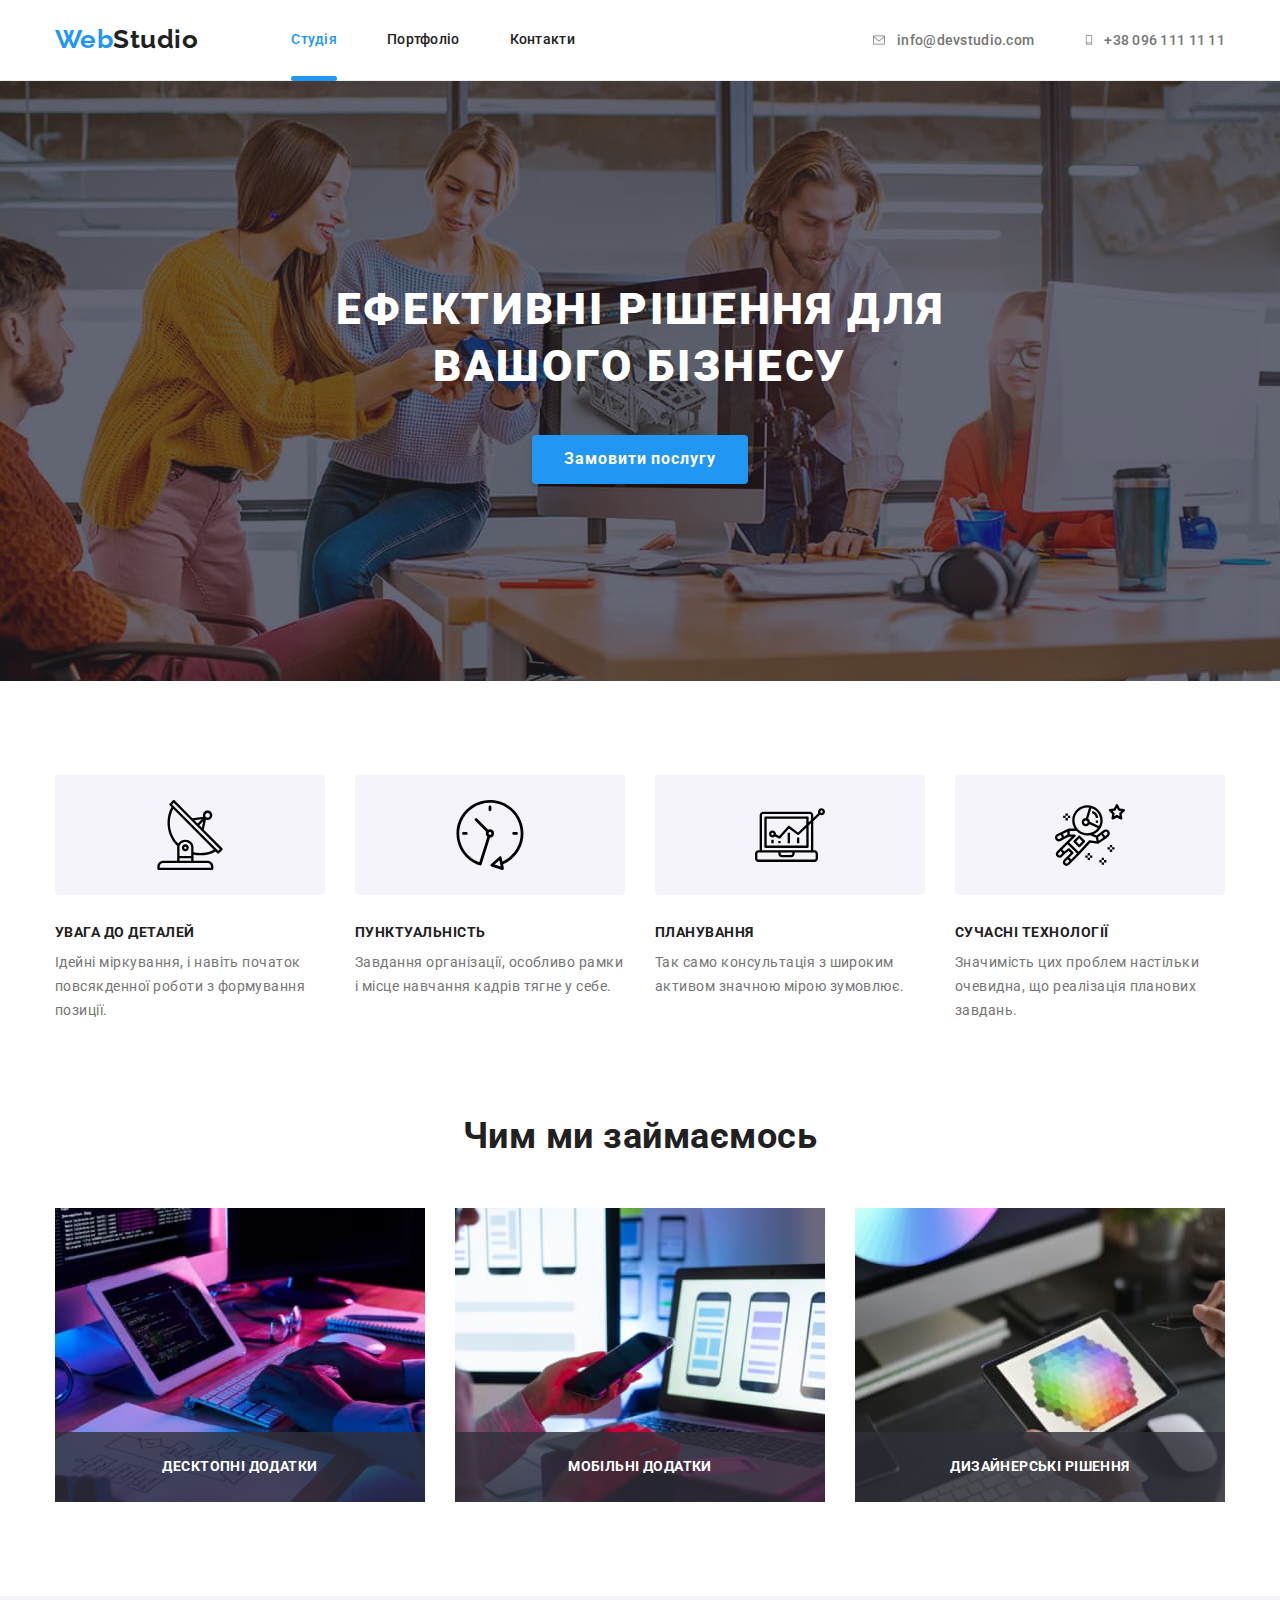
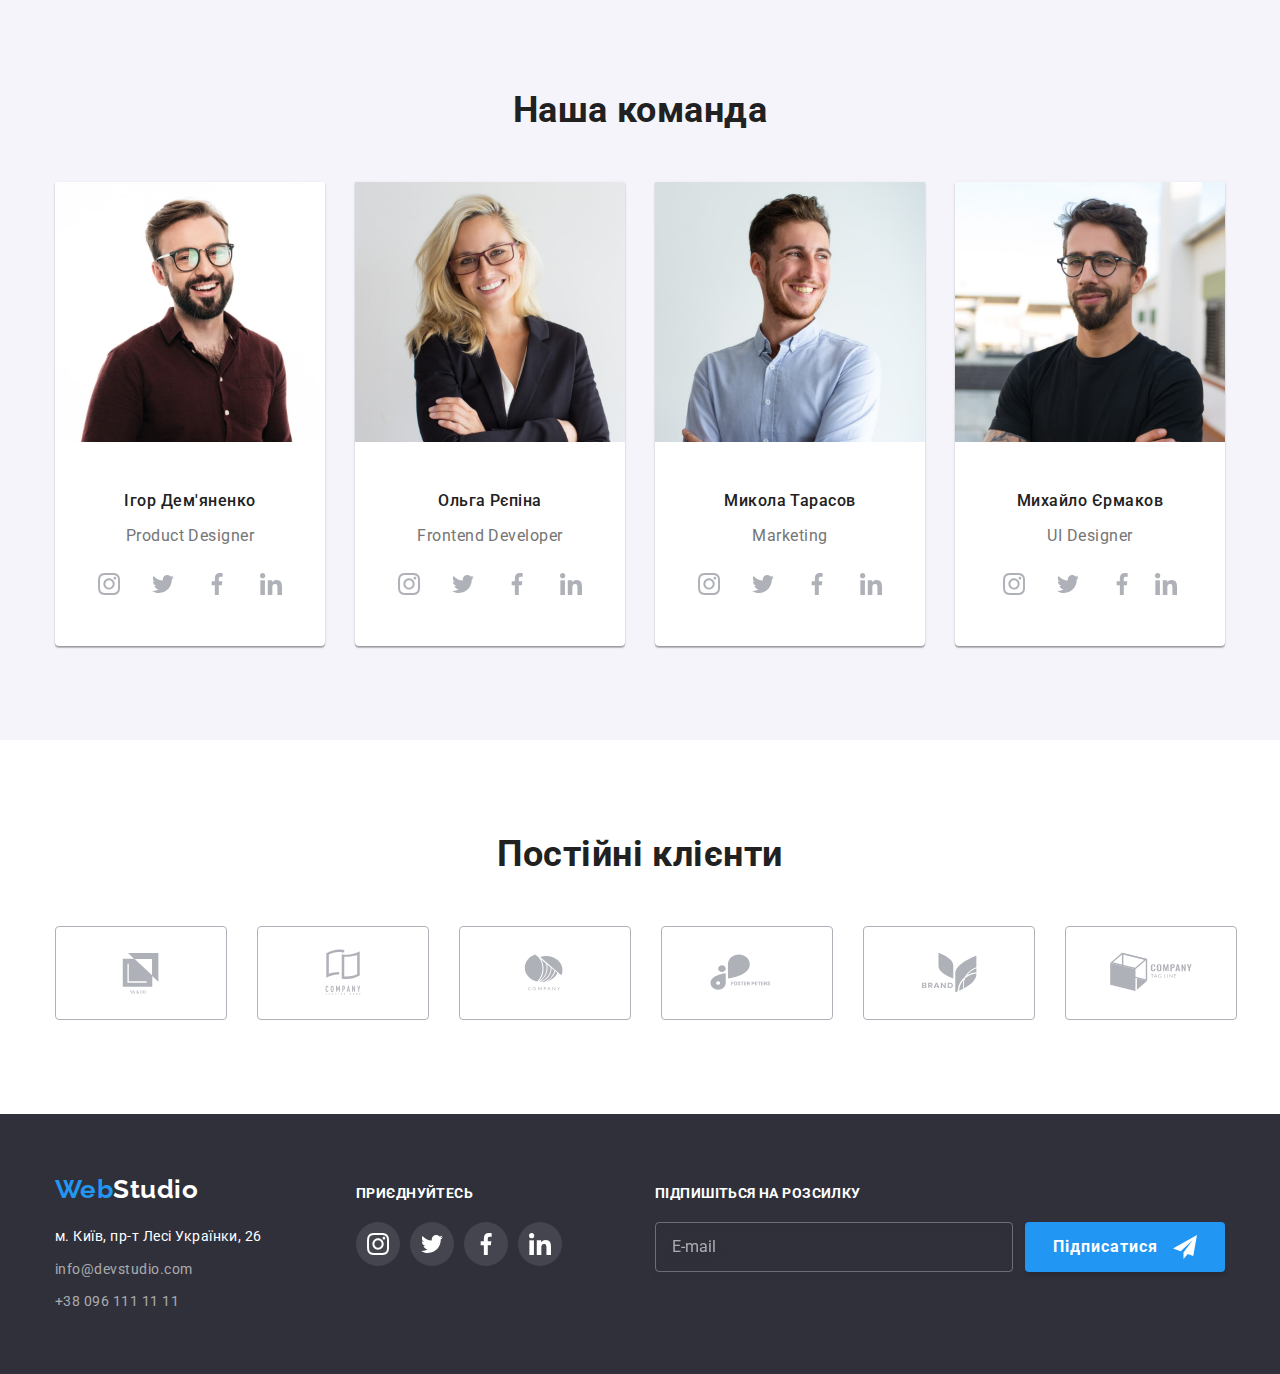
<file: index.html>
<!DOCTYPE html>
<html lang="uk">

<head>
    <meta charset="UTF-8">
    <meta http-equiv="X-UA-Compatible" content="IE=edge">
    <meta name="viewport" content="width=device-width, initial-scale=1.0">
    <title>Document</title>
    <link rel="stylesheet" href="https://fonts.googleapis.com/css2?family=Raleway:wght@700&family=Roboto:wght@400;500;700;900&display=swap">
    <link rel="stylesheet" href="https://cdnjs.cloudflare.com/ajax/libs/modern-normalize/1.1.0/modern-normalize.min.css">
    <link rel="stylesheet" href="./css/main.min.css">  
</head>

<body>
    <!-- Шапка -->
    <header class="header">
        <div class="container">
            <nav class="header__nav">
                <a href="./index.html" class="logo"><span class="logo logo--blue">Web</span>Studio</a>
                <ul class="social-links">
                    <li class="social-links__item"><a href="./index.html" class="social-links__link social-links__link--current">Студія</a></li>
                    <li class="social-links__item"><a href="./portfolio.html" class="social-links__link">Портфоліо</a></li>
                    <li class="social-links__item"><a href="" class="social-links__link">Контакти</a></li>
                </ul>
                <ul class="contacts">
                    <li class="contacts__item">
                        <a href="mailto:info@devstudio.com" class="contacts__link">
                            <svg width="16" height="12" class="contacts__icon">
                                <use href="./images/symbol-defs.svg#envelope"></use>
                            </svg>
                            <span>info@devstudio.com</span>
                        </a>
                    </li>
                    <li class="contacts__item">
                        <a href="tel:+380961111111" class="contacts__link">
                            <svg width="10" height="16" class="contacts__icon">
                                <use href="./images/symbol-defs.svg#smartphone"></use>
                            </svg>
                            <span>+38 096 111 11 11</span>
                        </a>
                    </li>
                </ul>
            </nav>
        </div>
    </header>
    <main>
        <!-- Головний заголовок-->
        <section class="hero__section">
            <div class="hero__overlay">
                <h1 class="hero__title">Ефективні рішення для вашого бізнесу</h1>
                <button type="button" class="hero__button" data-modal-open>Замовити послугу</button>
            </div>
        </section>
        <!-- Наші переваги-->
        <section class="section">
            <div class="container">
                <h2 class="hidden-title">Наші переваги</h2>
                <ul class="advantages">
                    <li class="advantages__item">
                        <div class="advantages__box">
                            <svg width="70" height="70">
                                <use href="./images/symbol-defs.svg#icon-details"></use>
                            </svg>
                        </div>
                        <h3 class="advantages__title">Увага до деталей</h3>
                        <p class="advantages__text">Ідейні міркування, і навіть початок повсякденної роботи з формування позиції.</p>
                    </li>
                    <li class="advantages__item">
                        <div class="advantages__box">
                            <svg width="70" height="70">
                                <use href="./images/symbol-defs.svg#icon-punct"></use>
                            </svg>
                        </div>
                        <h3 class="advantages__title">Пунктуальність</h3>
                        <p class="advantages__text">Завдання організації, особливо рамки і місце навчання кадрів тягне у себе.</p>
                    </li>
                    <li class="advantages__item">
                        <div class="advantages__box">
                            <svg width="70" height="70">
                                <use href="./images/symbol-defs.svg#icon-plan"></use>
                            </svg>
                        </div>
                        <h3 class="advantages__title">Планування</h3>
                        <p class="advantages__text">Так само консультація з широким активом значною мірою зумовлює.</p>
                    </li>
                    <li class="advantages__item">
                        <div class="advantages__box">
                            <svg width="70" height="70">
                                <use href="./images/symbol-defs.svg#icon-tech"></use>
                            </svg>
                        </div>
                        <h3 class="advantages__title">Сучасні технології</h3>
                        <p class="advantages__text">Значимість цих проблем настільки очевидна, що реалізація планових завдань.</p>
                    </li>
                </ul>
            </div>
        </section>
        <section class="activity__section">
            <div class="container">
                <h2 class="section__title">Чим ми займаємось</h2>
                <ul class="activity__list">
                    <li class="activity__item">
                        <img src="images/img1.jpg" alt="Програми для ПК" width="370" height="294">
                        <div class="activity__box">
                            <p class="activity__text">
                                Десктопні додатки
                            </p>
                        </div>  
                    </li>
                    <li class="activity__item">
                        <img src="images/img2.jpg" alt="Додатки для смартфонів" width="370" height="294">
                        <div class="activity__box">
                        <p class="activity__text">
                            Мобільні додатки
                        </p>
                        </div>
                    </li>
                    <li class="activity__item">
                        <img src="images/img3.jpg" alt="Дизайнерські рішення" width="370" height="294">
                        <div class="activity__box">
                            <p class="activity__text">
                                Дизайнерські рішення
                            </p>
                        </div>
                    </li>
                </ul>
            </div>
        </section>
        <!-- Наша команда-->
        <section class="team__section">
            <div class="container">
                <h2 class="section__title">Наша команда</h2>
                <ul class="team">
                    <li class="team__item">
                        <img src="images/img4.jpg" alt="Ігор Дем'яненко" width="270" height="260">
                        <div class="team__box">
                            <h3 class="team__title">Ігор Дем'яненко</h3>
                            <p class="team__position" lang="en">Product Designer</p>
                            <ul class="team__icon-list">
                                <li class="team__icon-item">
                                    <a class="team__link" href="">
                                        <svg width="22" height="22">
                                            <use href="./images/symbol-defs.svg#icon-instagram-1"></use>
                                        </svg>
                                    </a></li>
                                <li class="team__icon-item">
                                    <a class="team__link" href="">
                                        <svg width="22" height="22">
                                            <use href="./images/symbol-defs.svg#icon-twitter-1"></use>
                                        </svg>
                                    </a></li>
                                <li class="team__icon-item">
                                    <a class="team__link" href="">
                                        <svg width="22" height="22">
                                            <use href="./images/symbol-defs.svg#icon-facebook-1"></use>
                                        </svg>
                                    </a>
                                </li>
                                <li class="team__icon-item">
                                    <a class="team__link" href="">
                                        <svg width="22" height="22">
                                            <use href="./images/symbol-defs.svg#icon-linkedin-1"></use>
                                        </svg>
                                    </a>
                                </li>
                            </ul>
                        </div>
                    
                    </li>
                    <li class="team__item">
                        <img src="images/img5.jpg" alt="Ольга Рєпіна" width="270" height="260">
                        <div class="team__box">
                            <h3 class="team__title">Ольга Рєпіна</h3>
                            <p class="team__position" lang="en">Frontend Developer</p>
                            <ul class="team__icon-list">
                                <li class="team__icon-item">
                                    <a class="team__link" href="">
                                        <svg width="22" height="22">
                                            <use href="./images/symbol-defs.svg#icon-instagram-1"></use>
                                        </svg>
                                    </a>
                                </li>
                                <li class="team__icon-item">
                                    <a class="team__link" href="">
                                        <svg width="22" height="22">
                                            <use href="./images/symbol-defs.svg#icon-twitter-1"></use>
                                        </svg>
                                    </a>
                                </li>
                                <li class="team__icon-item">
                                    <a class="team__link" href="">
                                        <svg width="22" height="22">
                                            <use href="./images/symbol-defs.svg#icon-facebook-1"></use>
                                        </svg>
                                    </a>
                                </li>
                                <li class="team__icon-item">
                                    <a class="team__link" href="">
                                        <svg width="22" height="22">
                                            <use href="./images/symbol-defs.svg#icon-linkedin-1"></use>
                                        </svg>
                                    </a>
                                </li>
                            </ul>
                        </div>
                    </li>
                    <li class="team__item">
                        <img src="images/img6.jpg" alt="Микола Тарасов" width="270" height="260">
                        <div class="team__box">
                            <h3 class="team__title">Микола Тарасов</h3>
                            <p class="team__position" lang="en">Marketing</p>
                            <ul class="team__icon-list">
                                <li class="team__icon-item">
                                    <a class="team__link" href="">
                                        <svg width="22" height="22">
                                            <use href="./images/symbol-defs.svg#icon-instagram-1"></use>
                                        </svg>
                                    </a>
                                </li>
                                <li class="team__icon-item">
                                    <a class="team__link" href="">
                                        <svg width="22" height="22">
                                            <use href="./images/symbol-defs.svg#icon-twitter-1"></use>
                                        </svg>
                                    </a>
                                </li>
                                <li class="team__icon-item">
                                    <a class="team__link" href="">
                                        <svg width="22" height="22">
                                            <use href="./images/symbol-defs.svg#icon-facebook-1"></use>
                                        </svg>
                                    </a>
                                </li>
                                <li class="team__icon-item">
                                    <a class="team__link" href="">
                                        <svg width="22" height="22">
                                            <use href="./images/symbol-defs.svg#icon-linkedin-1"></use>
                                        </svg>
                                    </a>
                                </li>
                            </ul>
                        </div>
                    </li>
                    <li class="team__item">
                        <img src="images/img7.jpg" alt="Михайло Єрмаков" width="270" height="260">
                        <div class="team__box">
                            <h3 class="team__title">Михайло Єрмаков</h3>
                            <p class="team__position" lang="en">UI Designer</p>
                            <ul class="team__icon-list">
                                <li class="team__icon-item">
                                    <a class="team__link" href="">
                                        <svg width="22" height="22">
                                            <use href="./images/symbol-defs.svg#icon-instagram-1"></use>
                                        </svg>
                                    </a>
                                </li>
                                <li class="team__icon-item">
                                    <a class="team__link" href="">
                                        <svg width="22" height="22">
                                            <use href="./images/symbol-defs.svg#icon-twitter-1"></use>
                                        </svg>
                                    </a>
                                </li>
                                <li class="team__icon--item">
                                    <a class="team__link" href="">
                                        <svg width="22" height="22">
                                            <use href="./images/symbol-defs.svg#icon-facebook-1"></use>
                                        </svg>
                                    </a>
                                </li>
                                <li class="team__icon--item">
                                    <a class="team__link" href="">
                                        <svg width="22" height="22">
                                            <use href="./images/symbol-defs.svg#icon-linkedin-1"></use>
                                        </svg>
                                    </a>
                                </li>
                            </ul>
                        </div>
                    </li>
                </ul>
            </div>
        </section>
        <!--Наші партнери-->
        <section class="section">
            <div class="container">
                <h2 class="section__title">Постійні клієнти</h2>
                <ul class="partners">
                    <li class="partners__item"> 
                        <a href="" class="partners__link">
                        <svg class="partners__icon" width="106">
                            <use href="./images/symbol-defs.svg#icon-company-1"></use>
                        </svg>
                    </a> 
                    </li>
                    <li class="partners__item">
                        <a href="" class="partners__link">
                            <svg class="partners__icon" width="106">
                                <use href="./images/symbol-defs.svg#icon-company-2"></use>
                            </svg>
                        </a>
                    </li>
                    <li class="partners__item">
                        <a href="" class="partners__link">
                            <svg class="partners__icon">
                                <use href="./images/symbol-defs.svg#icon-company-3"></use>
                            </svg>
                        </a>
                    </li>
                    <li class="partners__item">
                        <a href="" class="partners__link">
                            <svg class="partners__icon">
                                <use href="./images/symbol-defs.svg#icon-company-4-hover"></use>
                            </svg>
                        </a>
                    </li>
                    <li class="partners__item">
                        <a href="" class="partners__link">
                            <svg class="partners__icon">
                                <use href="./images/symbol-defs.svg#icon-company-5"></use>
                            </svg></a>
                    </li>
                    <li class="partners__item">
                        <a href="" class="partners__link">
                            <svg class="partners__icon">
                                <use href="./images/symbol-defs.svg#icon-company-6"></use>
                            </svg></a>
                    </li>
                </ul>
            </div>
        </section>
    </main>
    <!-- Footer-->
    <footer class="footer">
        <div class="footer__container">
            <div class="info__box">
                <a href="./index.html" class="logo logo--light"><span class="logo logo--blue">Web</span>Studio</a>
                <address>
                    <ul class="info">
                        <li class="info__item">
                            м. Київ, пр-т Лесі Українки, 26</li>
                        <li class="info__item">
                            <a href="mailto:info@devstudio.com" class="info__link">info@devstudio.com</a></li>
                        <li class="info__item">
                            <a href="tel:+380961111111" class="info__link">+38 096 111 11 11</a></li>
                    </ul>
                </address>
            </div>
            <div class="socials__box">
                <h3 class="socials__title">Приєднуйтесь</h3>
                <ul class="socials">
                    <li>
                        <a href="" class="socials__link">
                            <svg class="socials__icon">
                                <use href="./images/symbol-defs.svg#icon-instagram-2"></use>
                            </svg>

                        </a>
                    </li>
                    <li>
                        <a href="" class="socials__link">
                            <svg class="socials__icon">
                                <use href="./images/symbol-defs.svg#icon-twitter-2"></use>
                            </svg>
                        </a></li>
                    <li>
                        <a href="" class="socials__link">
                            <svg class="socials__icon">
                                <use href="./images/symbol-defs.svg#icon-facebook-2"></use>
                            </svg>
                        </a></li>
                    <li>
                        <a href="" class="socials__link">
                            <svg class="socials__icon">
                                <use href="./images/symbol-defs.svg#icon-linkedin-2"></use>
                            </svg>
                        </a></li>
                </ul>
            </div>
            <div class="subscription__box">
                <form class="subscription__form">
                    <div class="subscription__form-field">
                        <label for="email" class="subscription__label">
                            Підпишіться на розсилку
                        </label>
                        <input type="email" name="email" id="email" placeholder="E-mail" class="subscription__input">
                    </div>
                    <button type="submit" class="subscription__btn">Підписатися
                        <svg class="subscription__icon">
                            <use href="./images/symbol-defs.svg#icon-send"></use>
                        </svg>
                    </button>
                </form>
            </div>
        </div>
    </footer>
    <div class="modal__backdrop is-hidden" data-modal>
        <div class="modal">
            <button class="modal__btn-close" data-modal-close> 
                <svg class="close-icon" width="18" height="18">
                    <use href="./images/symbol-defs.svg#icon-close"></use>
                </svg>
            </button>
            <form class="form">
                <div role="group" class="form__group" aria-labelledby="contact-details-head">
                    <p id="contact-details-head" class="form__title">Залиште свої дані, ми вам передзвонимо</p> 
                    <ul class="form__list group-list">
                        <li class="form__item">
                            <label for="name" class="form__label">Ім'я
                            </label>
                            <input type="text" name="name" id="name" class="form__input" required>
                            <svg class="form__icon">
                                <use href="./images/symbol-defs.svg#icon-person"></use>
                            </svg>
                        </li>
                        <li class="form__item">
                            <label for="tel" class="form__label">Телефон
                            </label>
                            <input type="tel" name="tel" id="tel" class="form__input" required>
                            <svg class="form__icon">
                                <use href="./images/symbol-defs.svg#icon-phone"></use>
                            </svg>
                        </li>
                        <li class="form__item">
                            <label for="email" class="form__label">Пошта
                            </label>
                            <input type="email" name="email" id="email" class="form__input" required>
                            <svg class="form__icon">
                                <use href="./images/symbol-defs.svg#icon-email"></use>
                            </svg>
                        </li>
                        <li class="form__item">
                            <label for="textarea" class="form__label">Коментар
                            </label>
                            <textarea type="textarea" name="comment" rows="5" placeholder="Введіть текст" class="form__input form__textarea"></textarea>
                        </li>
                        <li class="form__checkbox">
                            <label class="form__checkbox-label"> 
                                <span>Погоджуюся з розсилкою та приймаю&ensp;</span>  
                                <a href="" class="form__policy">Умови договору</a>
                                <input type="checkbox" name="policy" class="form__checkbox-input">
                                <span class="form__checkbox-icon"></span>
                            </label>
                        </li>
                    </ul>
                    <button type="submit" class="form__btn-submit">Відправити</button>
                </div>
            </form>
        </div>
    </div>
    <script src="./js/modal.js"></script>
</body>
</html>
</file>
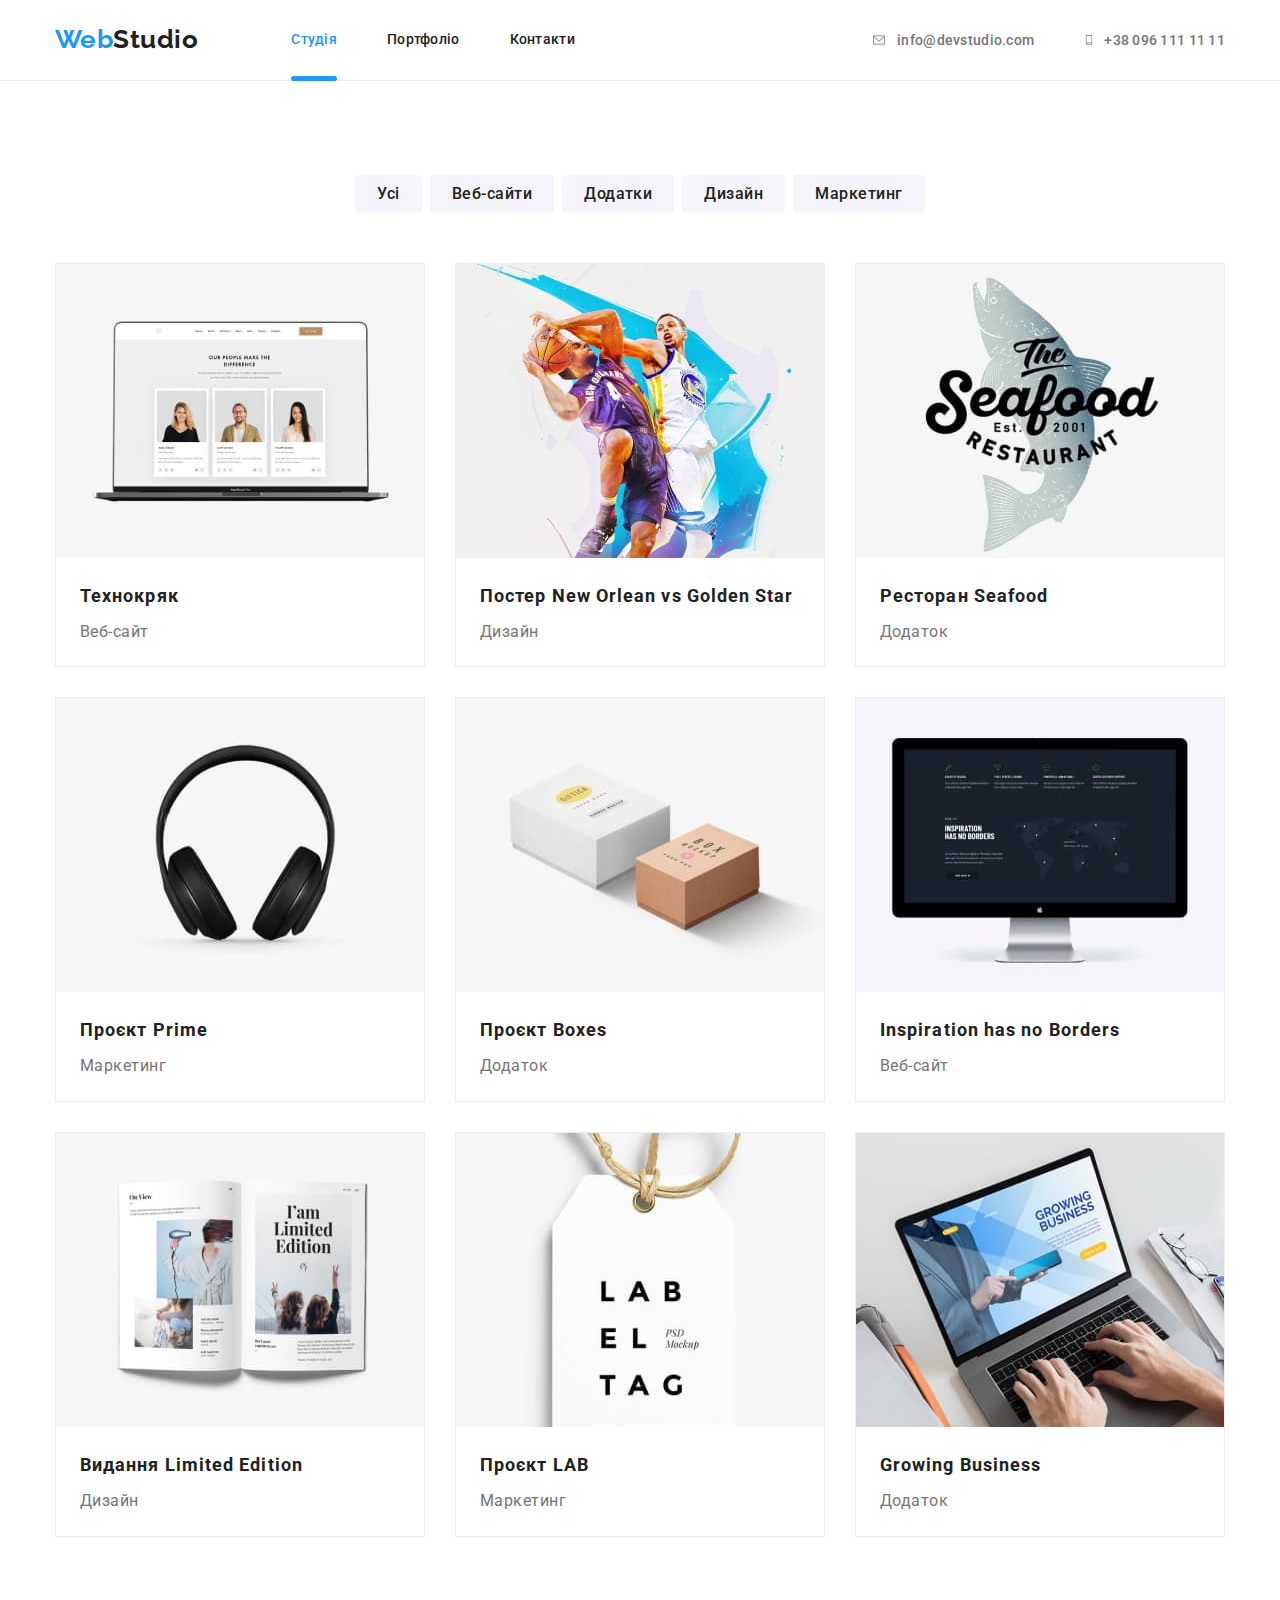
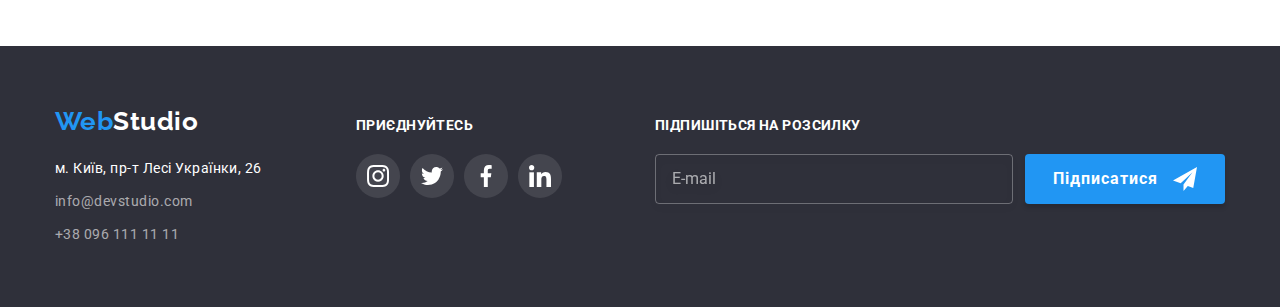
<file: portfolio.html>
<!DOCTYPE html>
<html lang="en">
<head>
    <meta charset="UTF-8">
    <meta http-equiv="X-UA-Compatible" content="IE=edge">
    <meta name="viewport" content="width=device-width, initial-scale=1.0">
    <title>Document</title>
    <link href="https://fonts.googleapis.com/css2?family=Raleway:wght@700&family=Roboto:wght@400;500;700;900&display=swap" rel="stylesheet">
    <link rel="stylesheet" href="https://cdnjs.cloudflare.com/ajax/libs/modern-normalize/1.1.0/modern-normalize.min.css">
    <link rel="stylesheet" href="./css/main.min.css">
</head>
<body>
    <header class="header">
        <div class="container">
            <nav class="header__nav">
                <a href="./index.html" class="logo"><span class="logo logo--blue">Web</span>Studio</a>
                <ul class="social-links">
                    <li class="social-links__item"><a href="./index.html" class="social-links__link social-links__link--current">Студія</a></li>
                    <li class="social-links__item"><a href="./portfolio.html" class="social-links__link">Портфоліо</a></li>
                    <li class="social-links__item"><a href="" class="social-links__link">Контакти</a></li>
                </ul>
                <ul class="contacts">
                    <li class="contacts__item">
                        <a href="mailto:info@devstudio.com" class="contacts__link">
                            <svg width="16" height="12" class="contacts__icon">
                                <use href="./images/symbol-defs.svg#envelope"></use>
                            </svg>
                            <span>info@devstudio.com</span>
                        </a>
                    </li>
                    <li class="contacts__item">
                        <a href="tel:+380961111111" class="contacts__link">
                            <svg width="10" height="16" class="contacts__icon">
                                <use href="./images/symbol-defs.svg#smartphone"></use>
                            </svg>
                            <span>+38 096 111 11 11</span>
                        </a>
                    </li>
                </ul>
            </nav>
        </div>
    </header>
    <main>
        <!--Приклади робіт-->
        <section class="section">
            <div class="container">
                <h1 class="hidden-title">Приклади робіт</h1>
                <!--Конопки\фільтр-->
                <ul class="buttons">
                    <li class="buttons__item"> 
                        <button class="buttons__btn" type="button">Усі</button></li>
                    <li class="buttons__item"> 
                        <button class="buttons__btn" type="button">Веб-сайти</button></li>
                    <li class="buttons__item"> 
                        <button class="buttons__btn" type="button">Додатки</button></li>
                    <li class="buttons__item"> 
                        <button class="buttons__btn" type="button">Дизайн</button></li>
                    <li class="buttons__item"> 
                        <button class="buttons__btn" type="button">Маркетинг</button></li>
                </ul>
                <ul class="examples">
                    <li class="examples__item">
                        <div class="examples__overlay-box">
                            <div class="examples__overlay">
                                <p class="examples__text">Ресурс пропонує комплексні пропозиції з різним рівнем функціоналу та сервісів. Все це дозволить відвідувачу
                                    отримати
                                    вичерпні відомості про компанію чи приватну особу.</p>
                            </div>
                            <img src="./images/img8.jpg" alt="Portfolio example" width="370" height="294" class="examples__img">
                        </div>
                        <div class="examples__meta">
                            <h2 class="examples__name">Технокряк</h2>
                            <p class="examples__description">Веб-сайт</p>
                        </div>
                    </li>
                    <li class="examples__item">
                        <div class="examples__overlay-box">
                            <div class="examples__overlay">
                                <p class="examples__text">Ресурс пропонує комплексні пропозиції з різним рівнем функціоналу та сервісів. Все це
                                    дозволить відвідувачу
                                    отримати вичерпні відомості про компанію чи приватну особу.</p>
                            </div>
                            <img src="./images/img9.jpg" alt="Portfolio example" width="370" height="294" class="examples__img">
                        </div>
                        <div class="examples__meta">
                            <h2 class="examples__name">Постер <span lang="en">New Orlean vs Golden Star</span></h2>
                            <p class="examples__description">Дизайн</p>
                        </div>
                    </li>
                    <li class="examples__item">
                        <div class="examples__overlay-box">
                            <div class="examples__overlay">
                                <p class="examples__text">Ресурс пропонує комплексні пропозиції з різним рівнем функціоналу та сервісів. Все це
                                    дозволить відвідувачу
                                    отримати вичерпні відомості про компанію чи приватну особу.</p>
                            </div>
                            <img src="./images/img10.jpg" alt="Portfolio example" width="370" height="294" class="examples__img">
                        </div>
                        <div class="examples__meta">
                            <h2 class="examples__name">Ресторан <span lang="en">Seafood</span></h2>
                            <p class="examples__description">Додаток</p>
                        </div>
                        
                    </li>
                    <li class="examples__item">
                        <div class="examples__overlay-box">
                            <div class="examples__overlay">
                                <p class="examples__text">Ресурс пропонує комплексні пропозиції з різним рівнем функціоналу та сервісів. Все це
                                    дозволить відвідувачу
                                    отримати вичерпні відомості про компанію чи приватну особу.</p>
                            </div>
                            <img src="./images/img11.jpg" alt="Portfolio example" width="370" height="294" class="examples__img">
                        </div>
                        <div class="examples__meta">
                            <h2 class="examples__name">Проєкт <span lang="en">Prime</span></h2>
                            <p class="examples__description">Маркетинг</p>
                        </div>
                        
                    </li>
                    <li class="examples__item">
                        <div class="examples__overlay-box">
                            <div class="examples__overlay">
                                <p class="examples__text">Ресурс пропонує комплексні пропозиції з різним рівнем функціоналу та сервісів. Все це
                                    дозволить відвідувачу
                                    отримати вичерпні відомості про компанію чи приватну особу.</p>
                            </div>
                            <img src="./images/img12.jpg" alt="Portfolio example" width="370" height="294" class="examples__img">
                        </div>
                        <div class="examples__meta">
                            <h2 class="examples__name">Проєкт <span lang="en"></span>Boxes</h2>
                            <p class="examples__description">Додаток</p>
                        </div>
                    
                    </li>
                    <li class="examples__item">
                        <div class="examples__overlay-box">
                            <div class="examples__overlay">
                                <p class="examples__text">Ресурс пропонує комплексні пропозиції з різним рівнем функціоналу та сервісів. Все це
                                    дозволить відвідувачу
                                    отримати вичерпні відомості про компанію чи приватну особу.</p>
                            </div>
                            <img src="./images/img13.jpg" alt="Portfolio example" width="370" height="294" class="examples__img">
                        </div>
                        <div class="examples__meta">
                            <h2 class="examples__name" lang="en">Inspiration has no Borders</h2>
                            <p class="examples__description">Веб-сайт</p>
                        </div>
                    </li>
                    <li class="examples__item">
                        <div class="examples__overlay-box">
                            <div class="examples__overlay">
                                <p class="examples__text">Ресурс пропонує комплексні пропозиції з різним рівнем функціоналу та сервісів. Все це
                                    дозволить відвідувачу
                                    отримати вичерпні відомості про компанію чи приватну особу.</p>
                            </div>
                            <img src="./images/img14.jpg" alt="Portfolio example" width="370" height="294" class="examples__img">
                        </div>
                        <div class="examples__meta">
                            <h2 class="examples__name">Видання <span lang="en">Limited Edition</span></h2>
                            <p class="examples__description">Дизайн</p>
                        </div>
                    </li>
                    <li class="examples__item">
                        <div class="examples__overlay-box">
                            <div class="examples__overlay">
                                <p class="examples__text">Ресурс пропонує комплексні пропозиції з різним рівнем функціоналу та сервісів. Все це
                                    дозволить відвідувачу
                                    отримати вичерпні відомості про компанію чи приватну особу.</p>
                            </div>
                            <img src="./images/img15.jpg" alt="Portfolio example" width="370" height="294" class="examples__img">
                        </div>
                        <div class="examples__meta">
                            <h2 class="examples__name">Проєкт <abbr lang="en">LAB</abbr></h2>
                            <p class="examples__description">Маркетинг</p>
                        </div>
                    </li>
                    <li class="examples__item">
                        <div class="examples__overlay-box">
                            <div class="examples__overlay">
                                <p class="examples__text">Ресурс пропонує комплексні пропозиції з різним рівнем функціоналу та сервісів. Все це
                                    дозволить відвідувачу
                                    отримати вичерпні відомості про компанію чи приватну особу.</p>
                            </div>
                            <img src="./images/img16.jpg" alt="Portfolio example" width="370" height="294" class="examples__img">
                        </div>
                        <div class="examples__meta">
                            <h2 class="examples__name" lang="en">Growing Business</h2>
                            <p class="examples__description">Додаток</p>
                        </div>
                    </li>
                </ul>
            </div>
        </section>
    </main>
    <!--Footer-->
    <footer class="footer">
        <div class="footer__container">
            <div class="info__box">
                <a href="./index.html" class="logo logo--light"><span class="logo logo--blue">Web</span>Studio</a>
                <address>
                    <ul class="info">
                        <li class="info__item">
                            м. Київ, пр-т Лесі Українки, 26</li>
                        <li class="info__item">
                            <a href="mailto:info@devstudio.com" class="info__link">info@devstudio.com</a>
                        </li>
                        <li class="info__item">
                            <a href="tel:+380961111111" class="info__link">+38 096 111 11 11</a>
                        </li>
                    </ul>
                </address>
            </div>
            <div class="socials__box">
                <h3 class="socials__title">Приєднуйтесь</h3>
                <ul class="socials">
                    <li>
                        <a href="" class="socials__link">
                            <svg class="socials__icon">
                                <use href="./images/symbol-defs.svg#icon-instagram-2"></use>
                            </svg>
    
                        </a>
                    </li>
                    <li>
                        <a href="" class="socials__link">
                            <svg class="socials__icon">
                                <use href="./images/symbol-defs.svg#icon-twitter-2"></use>
                            </svg>
                        </a>
                    </li>
                    <li>
                        <a href="" class="socials__link">
                            <svg class="socials__icon">
                                <use href="./images/symbol-defs.svg#icon-facebook-2"></use>
                            </svg>
                        </a>
                    </li>
                    <li>
                        <a href="" class="socials__link">
                            <svg class="socials__icon">
                                <use href="./images/symbol-defs.svg#icon-linkedin-2"></use>
                            </svg>
                        </a>
                    </li>
                </ul>
            </div>
            <div class="subscription__box">
                <form class="subscription__form">
                    <div class="subscription__form-field">
                        <label for="email" class="subscription__label">
                            Підпишіться на розсилку
                        </label>
                        <input type="email" name="email" id="email" placeholder="E-mail" class="subscription__input">
                    </div>
                    <button type="submit" class="subscription__btn">Підписатися
                        <svg class="subscription__icon">
                            <use href="./images/symbol-defs.svg#icon-send"></use>
                        </svg>
                    </button>
                </form>
            </div>
        </div>
    </footer>
</body>
</html>
</file>
<file: css/main.min.css>
:root{--brand-color: #2196F3;--brand-black-color: #212121;--color-background: #FFF;--color-background-second: #2F303A;--color-text: #757575;--color-links: rgba(255, 255, 255, 0.6);--main-font: "Roboto", Arial, Helvetica, sans-serif;--font-logo: "Raleway", Arial, Helvetica, sans-serif;--main-letter-spacing: 0.03em;--second-letter-spacing: 0.06em;--icon-color-grey: #AFB1B8;--timing-function: cubic-bezier(0.4, 0, 0.2, 1)}.container{width:1200px;margin-left:auto;margin-right:auto;padding-right:15px;padding-left:15px}.section{padding-top:94px;padding-bottom:94px}.section__title{margin-top:0;margin-bottom:50px;font-weight:700;font-size:36px;line-height:1.16;text-align:center;color:var(--brand-black-color)}html{box-sizing:border-box}*,*::before,*::after{box-sizing:inherit}:not(svg){transform-origin:0px 0px}a{text-decoration:none}li{list-style-type:none;display:flex}body{color:var(--brand-black-color);background-color:var(--color-background);margin:0;font-family:var(--main-font);letter-spacing:var(--main-letter-spacing)}ul{margin:0;padding:0}.hidden-title{position:absolute;width:1px;height:1px;margin:-1px;border:0;padding:0;white-space:nowrap;clip-path:inset(100%);clip:rect(0 0 0 0);overflow:hidden}.header{border-bottom:1px solid #ececec}.header__nav{display:flex;align-items:center}.logo{color:var(--brand-black-color);text-decoration:none;font-family:var(--font-logo);font-weight:700;font-size:26px;line-height:1.2}.logo--blue{color:var(--brand-color)}.logo--light{display:inline-block;margin-bottom:20px;color:var(--color-background)}.social-links{display:flex;margin-left:93px}.social-links__item:not(:last-child){margin-right:50px}.social-links__link{position:relative;display:block;padding-top:32px;padding-bottom:32px;color:var(--brand-black-color);font-weight:500;font-size:14px;line-height:1.14;letter-spacing:.02em;transition:color 250ms var(--timing-function)}.social-links__link:hover,.social-links__link:focus,.social-links__link:active{color:var(--brand-color)}.social-links__link--current{color:var(--brand-color)}.social-links__link--current::after{position:absolute;content:"";width:100%;height:5px;display:block;left:0;bottom:-1px;background-color:var(--brand-color);border-radius:3px}.contacts{display:flex;margin-left:auto}.contacts__link{position:relative;display:flex;align-items:center;justify-content:space-between;color:var(--color-text);font-weight:500;font-size:14px;line-height:16px;letter-spacing:.02em;transition:color 250ms var(--timing-function)}.contacts__link:hover,.contacts__link:focus,.contacts__link:active{color:var(--brand-color);fill:var(--brand-color)}.contacts__item+.contacts__item{margin-left:50px}.contacts__icon{margin-right:10px;fill:currentColor;cursor:pointer}.contacts__link:hover .contacts__icon,.contacts__link:focus .contacts__icon{color:var(--brand-color);fill:var(--brand-color)}.hero__overlay{padding-top:200px;padding-bottom:200px;max-width:1600px;height:600px;margin-right:auto;margin-left:auto;background-image:linear-gradient(rgba(47, 48, 58, 0.4), rgba(47, 48, 58, 0.4)),url("../images/background.jpg");background-color:#c4c4c4;background-size:cover;background-repeat:no-repeat;background-position:center}.hero__section{height:600px;text-align:center}.hero__title{margin-top:0;margin-bottom:40px;max-width:696px;text-align:center;margin-right:auto;margin-left:auto;font-weight:900;font-size:44px;line-height:1.3;letter-spacing:var(--second-letter-spacing);color:var(--color-background);text-transform:uppercase}.hero__button{box-shadow:0px 4px 4px rgba(0,0,0,.15);border:none;border-radius:4px;padding:10px 32px;font-family:var(--main-font);font-weight:700;font-size:16px;line-height:1.8;text-align:center;letter-spacing:var(--second-letter-spacing);color:var(--color-background);background-color:var(--brand-color);cursor:pointer}.advantages{display:flex;flex-wrap:wrap}.advantages__item{width:270px;display:inline-block}.advantages__item:not(:last-child){margin-right:30px}.advantages__box{display:flex;height:120px;justify-content:center;align-items:center;margin-bottom:30px;background:#f5f4fa;border-radius:4px}.advantages__title{width:270px;margin:0 0 10px 0;font-weight:700;font-size:14px;line-height:1.14;text-transform:uppercase;color:var(--brand-black-color)}.advantages__text{width:270px;font-weight:400;font-size:14px;line-height:1.7;margin:0;color:var(--color-text)}.activity__section{padding-bottom:94px}.activity__list{display:flex;flex-wrap:wrap}.activity__item:not(:last-child){margin-right:30px}.activity__item{max-width:370px;position:relative}.activity__box{position:absolute;width:100%;height:70px;background-color:rgba(47,48,58,.8);bottom:0;padding:27px 0 27px 0;text-align:center}.activity__text{font-weight:700;font-size:14px;line-height:1.14;text-align:center;letter-spacing:.03em;text-transform:uppercase;color:#fff;padding:0;margin:0}.team{display:flex;justify-content:center}.team__section{background-color:#f5f4fa;padding-bottom:94px;padding-top:94px}.team__item{display:inline-block;width:270px;background:#fff;box-shadow:0px 1px 3px rgba(0,0,0,.12),0px 1px 1px rgba(0,0,0,.14),0px 2px 1px rgba(0,0,0,.2);border-radius:0px 0px 4px 4px}.team__item:not(:last-child){margin-right:30px}.team__box{padding-top:30px;padding-bottom:30px;margin-top:0;margin-bottom:10px}.team__title{font-weight:500;font-size:16px;line-height:1.18;text-align:center;color:var(--brand-black-color)}.team__position{font-size:16px;line-height:1.18;text-align:center;margin:0 0 16px 0;color:var(--color-text)}.team__icon-list{display:flex;padding:0;margin:0;width:270px;justify-content:center}.team__icon-item:not(:last-child){margin-right:10px}.team__link{display:flex;width:44px;height:44px;align-items:center;justify-content:center;border-radius:50%;cursor:pointer;background-color:rgba(0,0,0,0);fill:var(--icon-color-grey);transition:fill 250ms var(--timing-function),background-color 250ms var(--timing-function)}.team__link:hover,.team__link:focus{background-color:#2196f3;fill:#fff}.partners{display:flex}.partners__item{border:1px solid #afb1b8;border-radius:4px;transition:border 250ms var(--timing-function)}.partners__item:hover,.partners__item:focus{border:1px solid #2196f3}.partners__item:not(:last-child){margin-right:30px}.partners__link{display:flex;width:170px;height:92px;align-items:center;justify-content:center;cursor:pointer;background-color:rgba(0,0,0,0);fill:var(--icon-color-grey);transition:fill 250ms var(--timing-function)}.partners__link:hover,.partners__link:focus{fill:var(--brand-color)}.partners__icon{width:106px;max-height:92px}.footer{background-color:var(--color-background-second);padding-top:60px;padding-bottom:60px}.footer__container{display:flex;align-items:baseline;width:1200px;margin-left:auto;margin-right:auto;padding-right:15px;padding-left:15px}.info__box{margin-right:70px}.info{width:231px;display:block;font-style:normal;font-size:14px;line-height:1.7;color:var(--color-background)}.info__item:not(:last-child){display:inline-block;margin-bottom:9px}.info__link{font-size:14px;line-height:1.7;color:var(--color-links);transition:color 250ms var(--timing-function)}.info__link:hover,.info__link:focus{color:var(--brand-color)}.socials__box{margin-right:93px}.socials__title{margin:0 0 20px 0;font-weight:700;font-size:14px;line-height:1.14;letter-spacing:.03em;text-transform:uppercase;color:var(--color-background)}.socials{display:flex;gap:10px}.socials__link{display:flex;width:44px;height:44px;border-radius:50%;background-color:rgba(255,255,255,.1);transition:background-color 250ms var(--timing-function)}.socials__link:hover,.socials__link:focus,.socials__link:active{background-color:var(--brand-color)}.socials__icon{margin:auto;width:22px;height:22px;fill:var(--color-background)}.subscription__box{align-items:baseline;width:570px}.subscription__form{display:flex;align-items:flex-end}.subscription__btn{position:relative;display:inline-flex;font-family:var(--main-font);width:200px;height:50px;padding:10px 0 10px 28px;text-align:center;background-color:var(--brand-color);color:var(--color-background);font-weight:700;font-size:16px;line-height:1.87;letter-spacing:.06em;box-shadow:0px 4px 4px rgba(0,0,0,.15);border:none;border-radius:4px;cursor:pointer}.subscription__icon{fill:var(--color-background);position:absolute;right:28px;top:13px;display:inline-block;width:24px;height:24px}.subscription__form-field{margin-right:12px;display:flex;flex-direction:column;width:358px}.subscription__label{margin-bottom:20px;text-transform:uppercase;font-weight:700;font-size:14px;line-height:1.14;letter-spacing:.03em;color:#fff}.subscription__input{outline:none;padding:15px 0 15px 16px;height:50px;text-align:left;border:1px solid rgba(255,255,255,.3);filter:drop-shadow(0px 4px 4px rgba(0, 0, 0, 0.15));border-radius:4px;background-color:rgba(0,0,0,0);color:var(--color-background)}.subscription__input::placeholder{color:rgba(255,255,255,.6)}.buttons{display:flex;align-items:center;text-align:center;justify-content:center;margin-bottom:50px}.buttons__item{display:inline-block}.buttons__item:not(:last-child){margin-right:8px}.buttons__btn{font-family:var(--main-font);font-weight:500;font-size:16px;line-height:1.6;text-align:center;letter-spacing:var(--main-letter-spacing);background-color:#f5f4fa;color:var(--brand-black-color);border:none;border-radius:4px;padding:6px 22px;cursor:pointer;transition:color 250ms cubic-bezier(0.4, 0, 0.2, 1),background-color 250ms cubic-bezier(0.4, 0, 0.2, 1),box-shadow 250ms cubic-bezier(0.4, 0, 0.2, 1)}.buttons__btn:hover,.buttons__btn:focus{background-color:var(--brand-color);color:var(--color-background);box-shadow:0px 3px 1px rgba(0,0,0,.1),0px 1px 2px rgba(0,0,0,.08),0px 2px 2px rgba(0,0,0,.12)}.examples{display:flex;flex-wrap:wrap;margin-bottom:-15px}.examples__item{display:inline-block;width:370px;border:1px solid #eee;margin-right:30px;margin-bottom:30px;transition:box-shadow 250ms cubic-bezier(0.4, 0, 0.2, 1)}.examples__item:hover,.examples__item:focus{box-shadow:0px 1px 1px rgba(0,0,0,.12),0px 4px 4px rgba(0,0,0,.06),1px 4px 6px rgba(0,0,0,.16)}.examples__item:nth-child(3n){margin-right:0}.examples__overlay-box{position:relative;overflow:hidden}.examples__overlay{display:inline-block;position:absolute;top:0;left:0;width:370px;height:294px;background-color:rgba(33,150,243,.9);transform:translateY(102%);transition:transform 250ms var(--timing-function)}.examples__item:hover .examples__overlay,.examples__item:focus .examples__overlay{transform:translateY(0)}.examples__img{display:block}.examples__text{margin:0;padding:63px 24px 63px 24px;font-weight:400;font-size:18px;line-height:1.56;letter-spacing:.03em;color:var(--color-background)}.examples__name{display:inline-block;margin:0 0 4px 0;font-weight:700;font-size:18px;line-height:2;letter-spacing:var(--second-letter-spacing);color:var(--brand-black-color)}.examples__description{font-size:16px;line-height:1.8;margin:0;color:var(--color-text)}.examples__meta{padding:20px 24px}.modal__backdrop{position:fixed;top:0;left:0;width:100%;height:100%;background-color:rgba(0,0,0,.2);transition:opacity 250ms var(--timing-function)}.modal__backdrop.is-hidden{opacity:0;pointer-events:none;visibility:visible}.modal__backdrop.is-hidden .modal{transform:translate(-50%, -50%) scale(0.9)}.modal{width:528px;height:581px;background-color:#fff;box-shadow:0px 1px 3px rgba(0,0,0,.12),0px 1px 1px rgba(0,0,0,.14),0px 2px 1px rgba(0,0,0,.2);border-radius:4px;position:absolute;top:50%;left:50%;transform:translate(-50%, -50%) scale(1);transition:transform 250ms var(--timing-function),scale 250ms var(--timing-function)}.modal__btn-close{position:absolute;width:30px;height:30px;top:8px;right:8px;border:1px solid rgba(0,0,0,.1);border-radius:50%;background-color:var(--color-background);cursor:pointer;padding:0;fill:#000;transition:fill 250ms var(--timing-function);padding:5px}.modal__btn-close:hover,.modal__btn-close:focus{fill:var(--brand-color)}.form{padding:40px}.form__title{font-weight:700;font-size:20px;line-height:23px;text-align:center;letter-spacing:.03em;margin:0 0 12px 0;color:#212121}.form__item{position:relative;display:flex;flex-direction:column;margin-bottom:10px}.form__label{margin-bottom:4px;font-weight:400;font-size:12px;line-height:1.16;color:#757575}.form__input{outline:none;height:40px;padding:12px 16px 12px 42px;border:1px solid rgba(33,33,33,.2);border-radius:4px;transition:border 250ms var(--timing-function)}.form__item:focus-within>.form__input{border:1px solid var(--brand-color)}.form__item:hover .form__input,.form__item:focus .form__input{border:1px solid var(--brand-color)}.form__input::placeholder{font-weight:400;font-size:12px;line-height:14px;letter-spacing:.01em;color:rgba(117,117,117,.5)}.form__icon{display:inline-block;position:absolute;top:28px;left:12px;width:18px;height:18px;transition:fill 250ms var(--timing-function)}.form__item:focus-within>.form__icon{fill:var(--brand-color)}.form__item:hover .form__icon{fill:var(--brand-color)}.form__checkbox{align-items:baseline;justify-content:center;height:24px;margin-top:20px}.form__policy{color:var(--brand-color);text-decoration:underline}.form__checkbox-label{position:relative;display:flex;align-items:center;text-align:center;margin:0;font-weight:400;font-size:14px;line-height:1.71;letter-spacing:.03em}.form__checkbox-input{position:absolute;white-space:nowrap;width:1px;height:1px;overflow:hidden;border:0;padding:0;clip:rect(0 0 0 0);clip-path:inset(50%);margin:-1px;border:0;border-radius:0}.form__checkbox-icon{position:absolute;top:4px;left:-26px;box-sizing:content-box;background-image:url(../images/icon-check-empty.svg);display:inline-block;width:16px;height:15px;border-radius:2px;transition:background-image 250ms var(--timing-function)}.form__checkbox-input:checked+.form__checkbox-icon{background-image:url(../images/icon-check.svg)}.form__textarea{resize:none;outline:none;height:120px;width:100%;padding:12px 16px;text-align:start;font-weight:400;font-size:12px;line-height:14px;letter-spacing:.01em;border:1px solid rgba(33,33,33,.2);border-radius:4px;color:rgba(117,117,117,.5)}.form__item:hover .form__textarea,.form__item:focus .form__textarea{border:1px solid var(--brand-color)}.form__textarea::placeholder{font-weight:400;font-size:12px;line-height:14px;letter-spacing:.01em;color:rgba(117,117,117,.5)}.form__btn-submit{display:flex;width:200px;padding:10px 52px 10px 52px;margin-top:20px;margin-right:auto;margin-left:auto;font-family:var(--main-font);font-weight:700;font-size:16px;line-height:1.87;letter-spacing:.06em;text-align:center;background-color:var(--brand-color);color:var(--color-background);box-shadow:0px 4px 4px rgba(0,0,0,.15);border:none;border-radius:4px;cursor:pointer}/*# sourceMappingURL=main.min.css.map */
</file>
